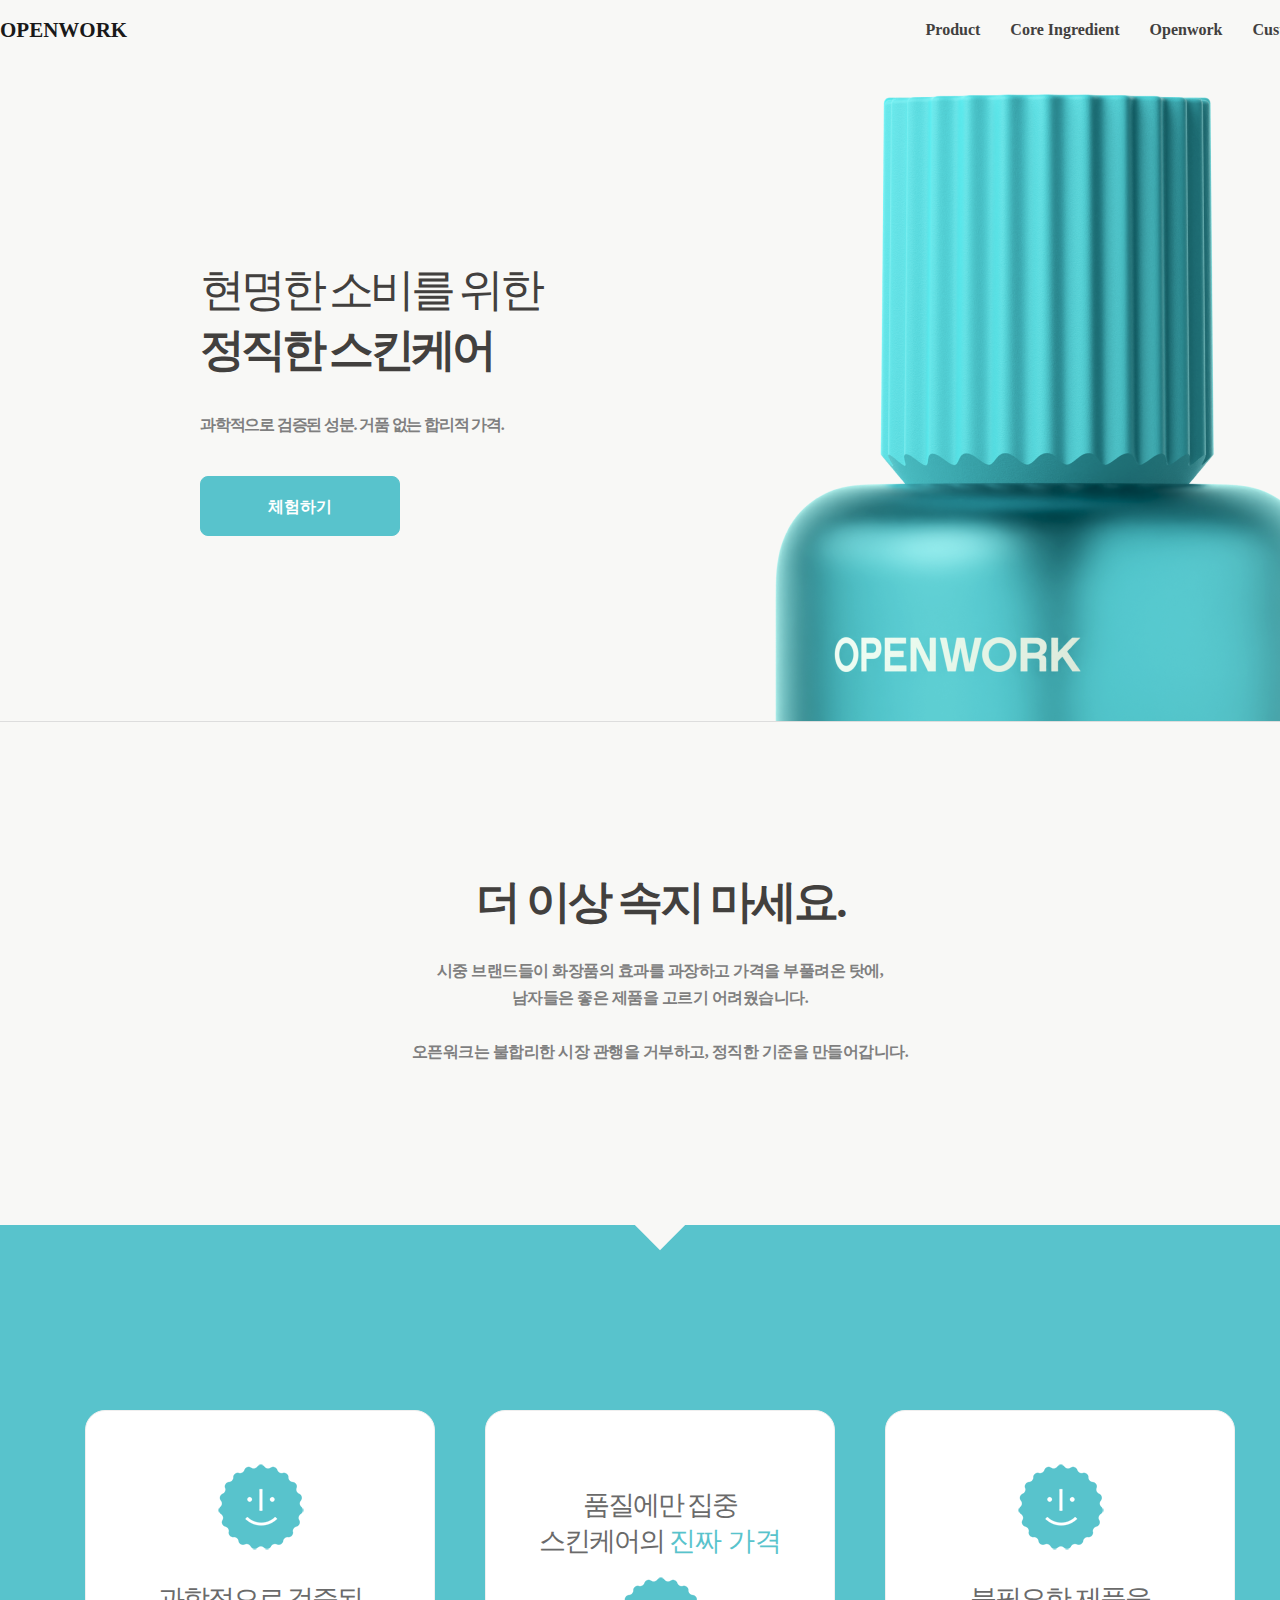
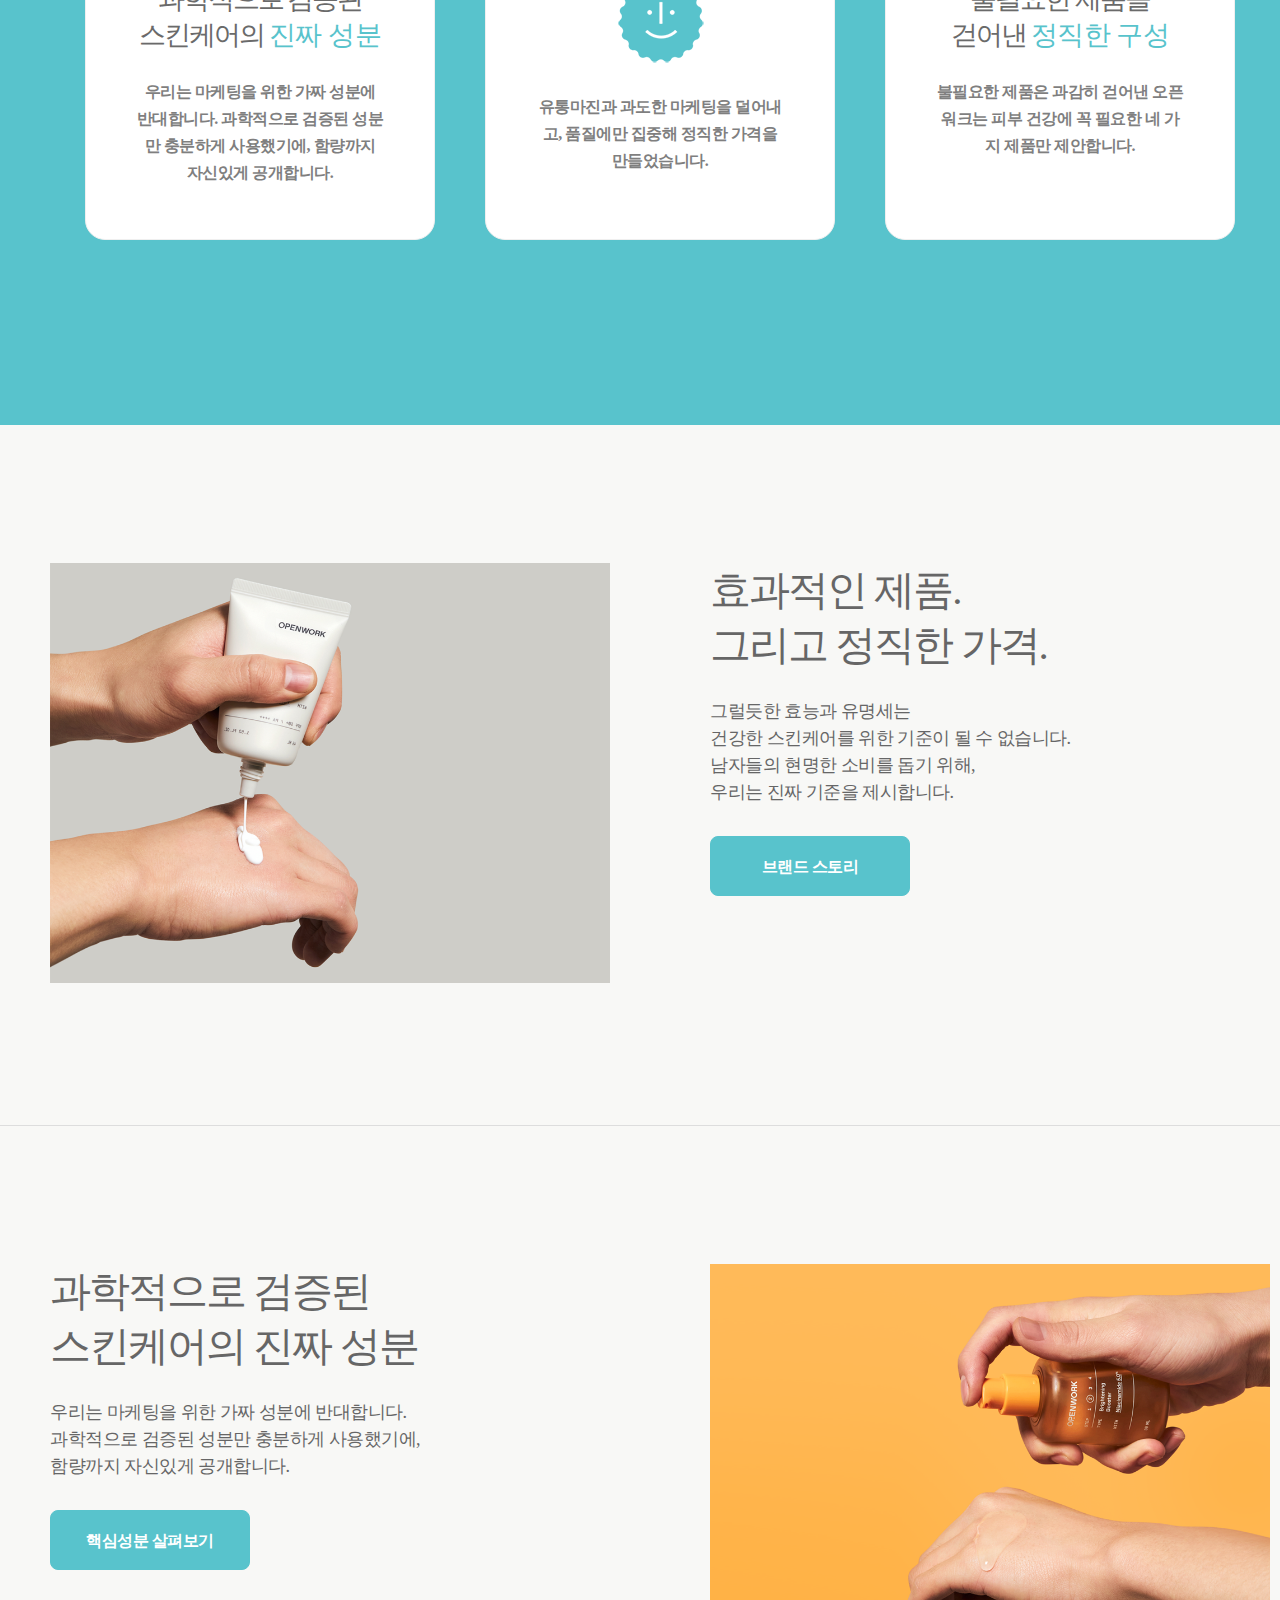
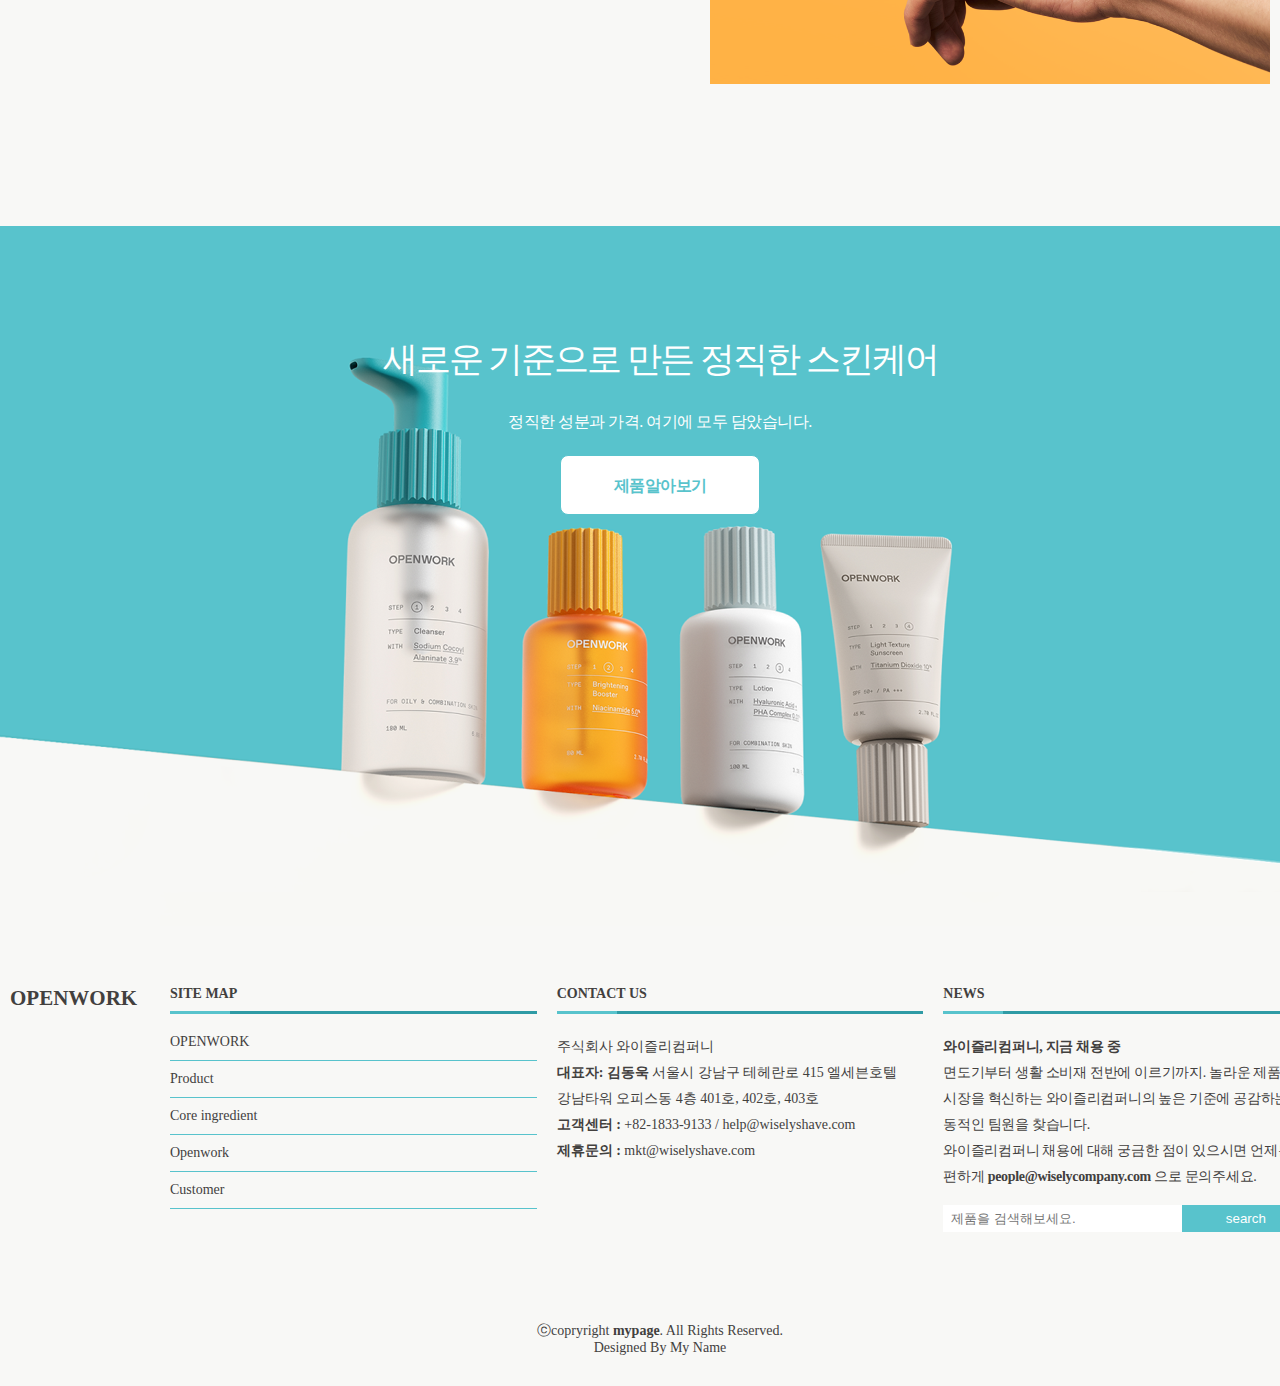
<file: index.html>
<!DOCTYPE html>
<html lang="ko">
<head>
  <meta charset="UTF-8">
  <title>OPENWORK</title>
  <meta name="description" content="OPENWORK">
  <link rel="stylesheet" href="./asset/css/style.css">
  <link rel="shortcut icon" href="./asset/img/favicon.ico">
  <script type="text/javascript" src="./js/jquery.min.js"></script>
  <script type="text/javascript" src="./js/common.js"></script>
  <script type="text/javascript" src="./js/includeHTML.js"></script>
  <!--[if lt IE 9]>
  <script src = "http://html5shiv.googlecode.com/svn/trunk/html5.js"></script>
  <![endif]-->
</head>
<body>
 <div id="wrap">
   <header id="header" include-html="./inc/header.html"></header>
   <main>
     <!-- 메인배너 영역-->
     <div class="mainbanner" >
       <div class="items main"><!--위쪽 영역 영역-->
         <!-- <img src="../asset/img/company/company_img01.jpg" alt="thumb01"> -->
         <div class="sub_box">
           <div class="items">
             <h3 class="title">현명한 소비를 위한<br><span>정직한 스킨케어</span></h3>
             <h4 class="sub_tit">과학적으로 검증된 성분. 거품 없는 합리적 가격.</h4>
             <a href="./company/product.html" class="gbtn small">체험하기</a>
           </div>
         </div>
     </div>
     <!-- 컨텐츠 영역 -->
     <div class="container">
       <div class="content">
         <div class="inner first">
           <div class="box">
             <div class="items center top_tit">
               <h3 class="title">더 이상 속지 마세요.</h3>
               <p>시중 브랜드들이 화장품의 효과를 과장하고 가격을 부풀려온 탓에,<br>
                남자들은 좋은 제품을 고르기 어려웠습니다.<br><br>
                오픈워크는 불합리한 시장 관행을 거부하고, 정직한 기준을 만들어갑니다.</p>
             </div>
           </div>
         </div>
         <div class="inner second">
           <div class="box items_3">
             <div class="items"><!--왼쪽 영역-->
               <img src="./asset/img/iconic_small.png" alt="" style="width:90px; height:90px">
               <h3 class="title">과학적으로 검증된<br>스킨케어의 <span>진짜 성분</span></h3>
               <p>우리는 마케팅을 위한 가짜 성분에 반대합니다. 과학적으로 검증된 성분만 충분하게 사용했기에, 함량까지 자신있게 공개합니다.</p>
             </div>
             <div class="items"><!--왼쪽 영역-->

               <h3 class="title">품질에만 집중<br>스킨케어의 <span>진짜 가격</span></h3>
               <img src="./asset/img/iconic_small.png" alt="" style="width:90px; height:90px">
               <p>유통마진과 과도한 마케팅을 덜어내고, 품질에만 집중해 정직한 가격을 만들었습니다.</p>
             </div>
             <div class="items"><!--왼쪽 영역-->
               <img src="./asset/img/iconic_small.png" alt="" style="width:90px; height:90px">
               <h3 class="title">불필요한 제품을<br>걷어낸 <span>정직한 구성</span></h3>
               <p>불필요한 제품은 과감히 걷어낸 오픈워크는 피부 건강에 꼭 필요한 네 가지 제품만 제안합니다.</p>
             </div>
           </div>
         </div>
         <div class="inner third">
           <div class="box items_2">
             <div class="items"><!--왼쪽 영역-->
               <img src="./asset/img/middel_product01.png" alt="thumb02">
             </div>
             <div class="items"><!--오른쪽 영역-->
               <h3 class="title">효과적인 제품.<br> 그리고 정직한 가격.</h3>
               <p>그럴듯한 효능과 유명세는<br>
                  건강한 스킨케어를 위한 기준이 될 수 없습니다.<br>
                  남자들의 현명한 소비를 돕기 위해,<br>
                  우리는 진짜 기준을 제시합니다.</p>
               <a href="./product/product.html" class="gbtn small">브랜드 스토리</a>
             </div>
           </div>
         </div>
         <div class="inner fourth">
           <div class="box items_2">
             <div class="items"><!--왼쪽 영역-->
               <h3 class="title">과학적으로 검증된<br>스킨케어의 진짜 성분</h3>
               <p>우리는 마케팅을 위한 가짜 성분에 반대합니다.<br>
                과학적으로 검증된 성분만 충분하게 사용했기에,<br>
                함량까지 자신있게 공개합니다.</p>
               <a href="./product/product.html" class="gbtn small">핵심성분 살펴보기</a>
             </div>
             <div class="items"><!--오른쪽 영역-->
               <img src="./asset/img/middel_product02.png" alt="thumb02">
             </div>
           </div>
         </div>
         <div class="inner bottom">
           <div class="box">
             <div class="items center top_tit">
               <h3 class="title">새로운 기준으로 만든 정직한 스킨케어</h3>
               <p>정직한 성분과 가격. 여기에 모두 담았습니다.</p>
               <a href="./company/product.html" class="gbtn_other small">제품알아보기</a>
             </div>
           </div>
         </div>
       </div>
     </div>
     <!-- 하단 영역 -->
     <footer id="footer" include-html="./inc/footer.html"></footer>
   </main>
 </div>
</body>
<script>
    includeHTML();
</script>
</html>
</file>
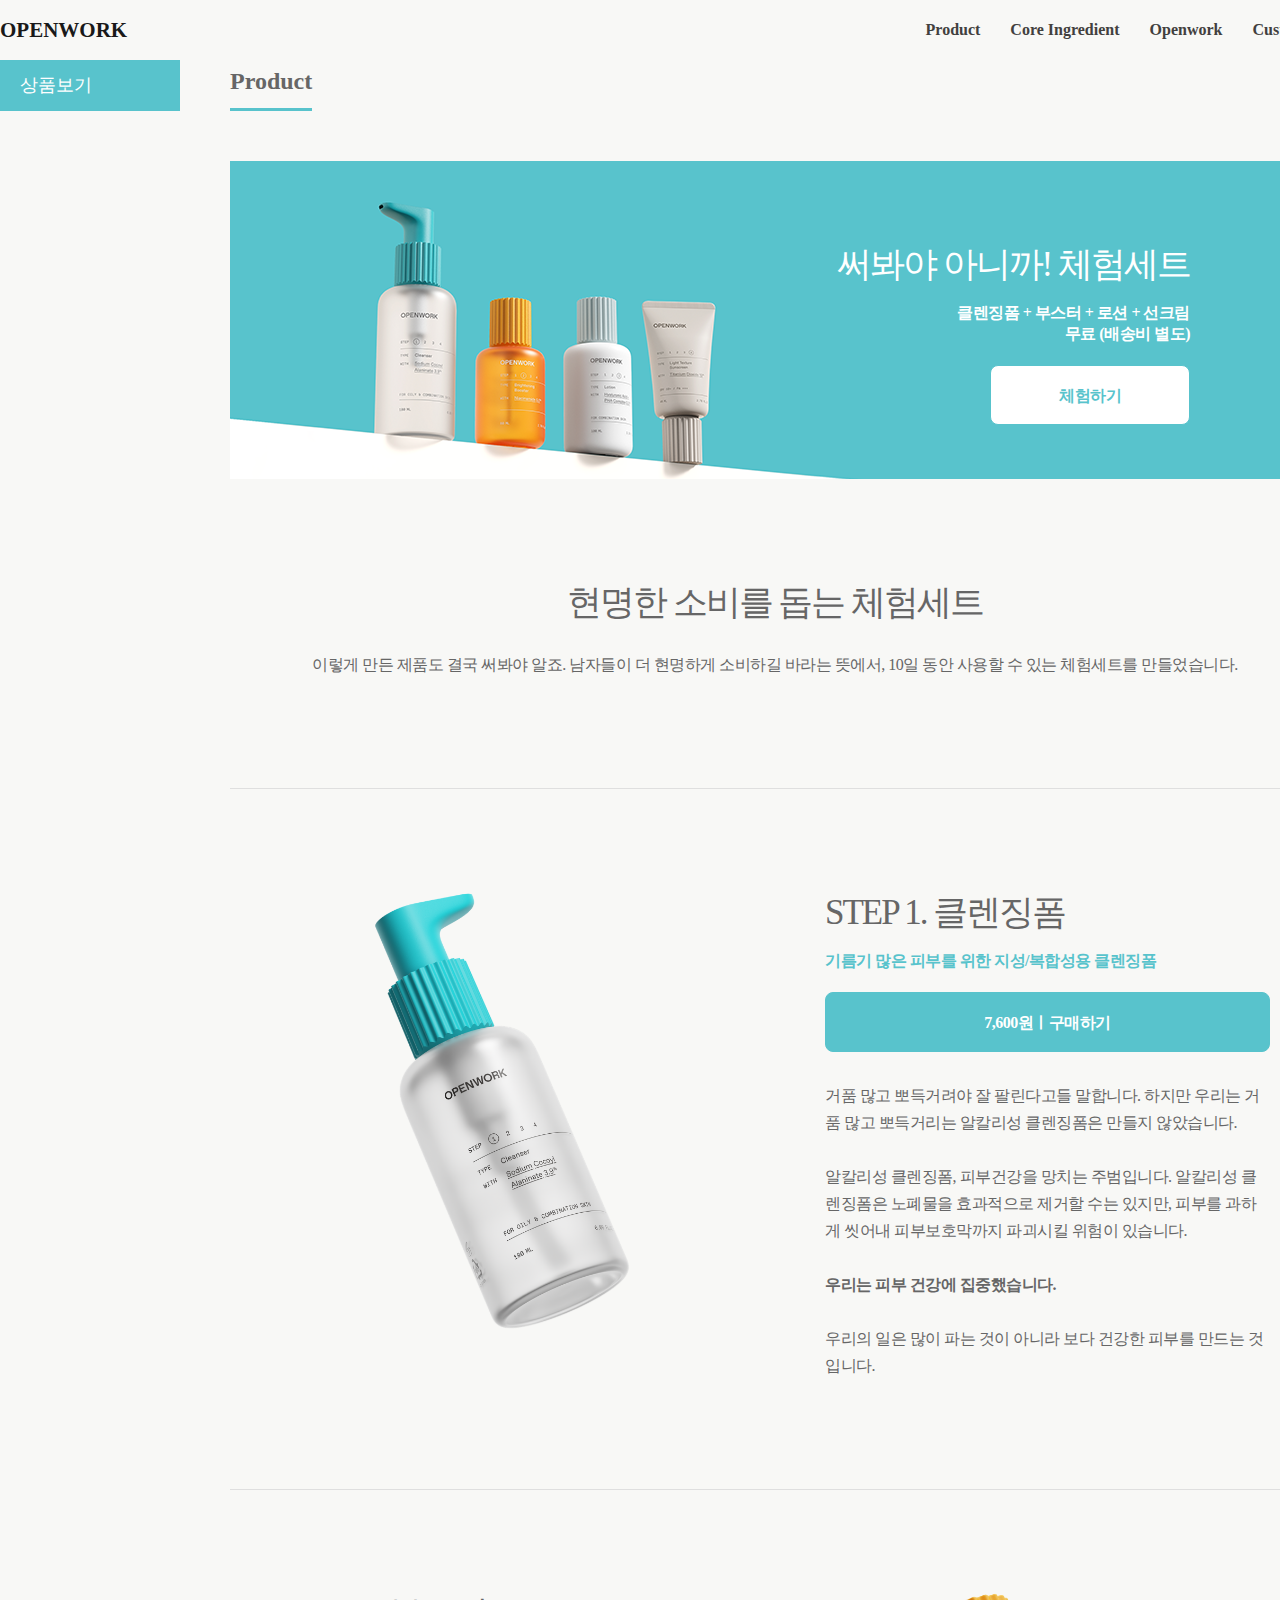
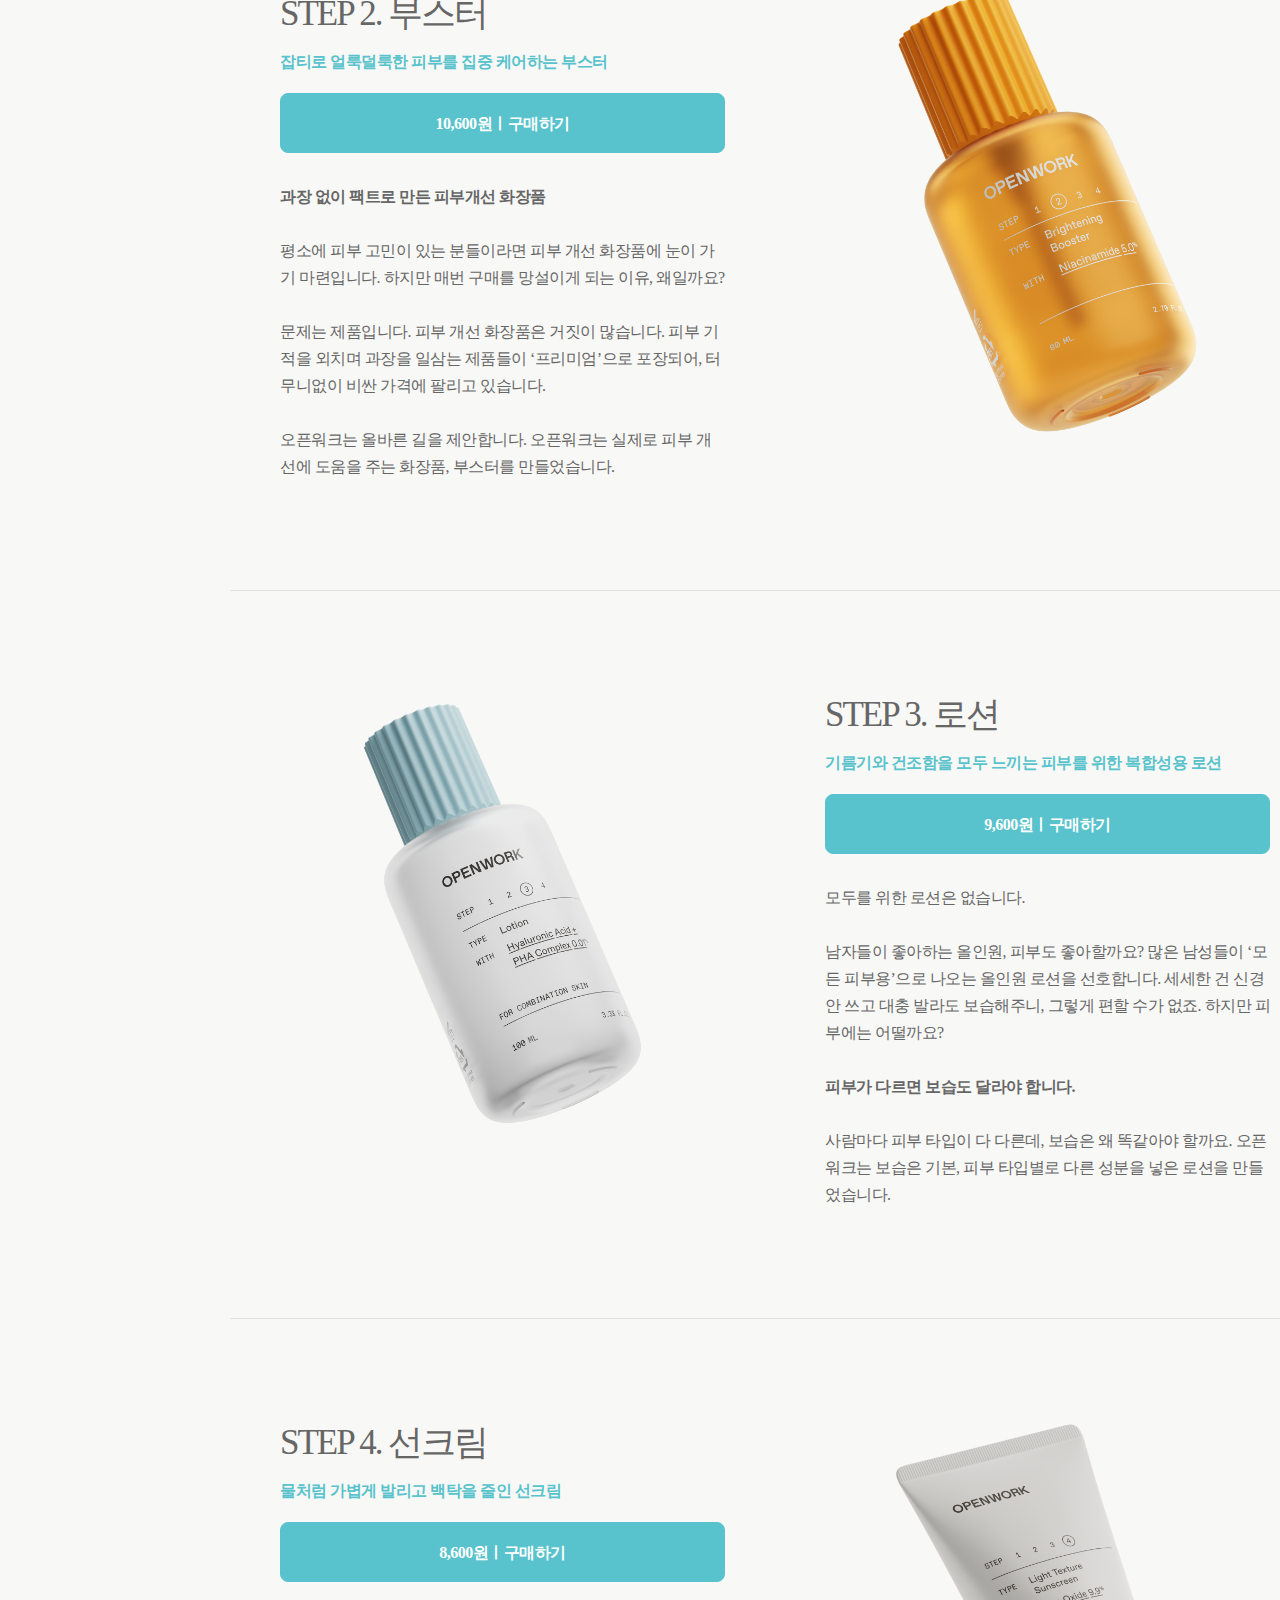
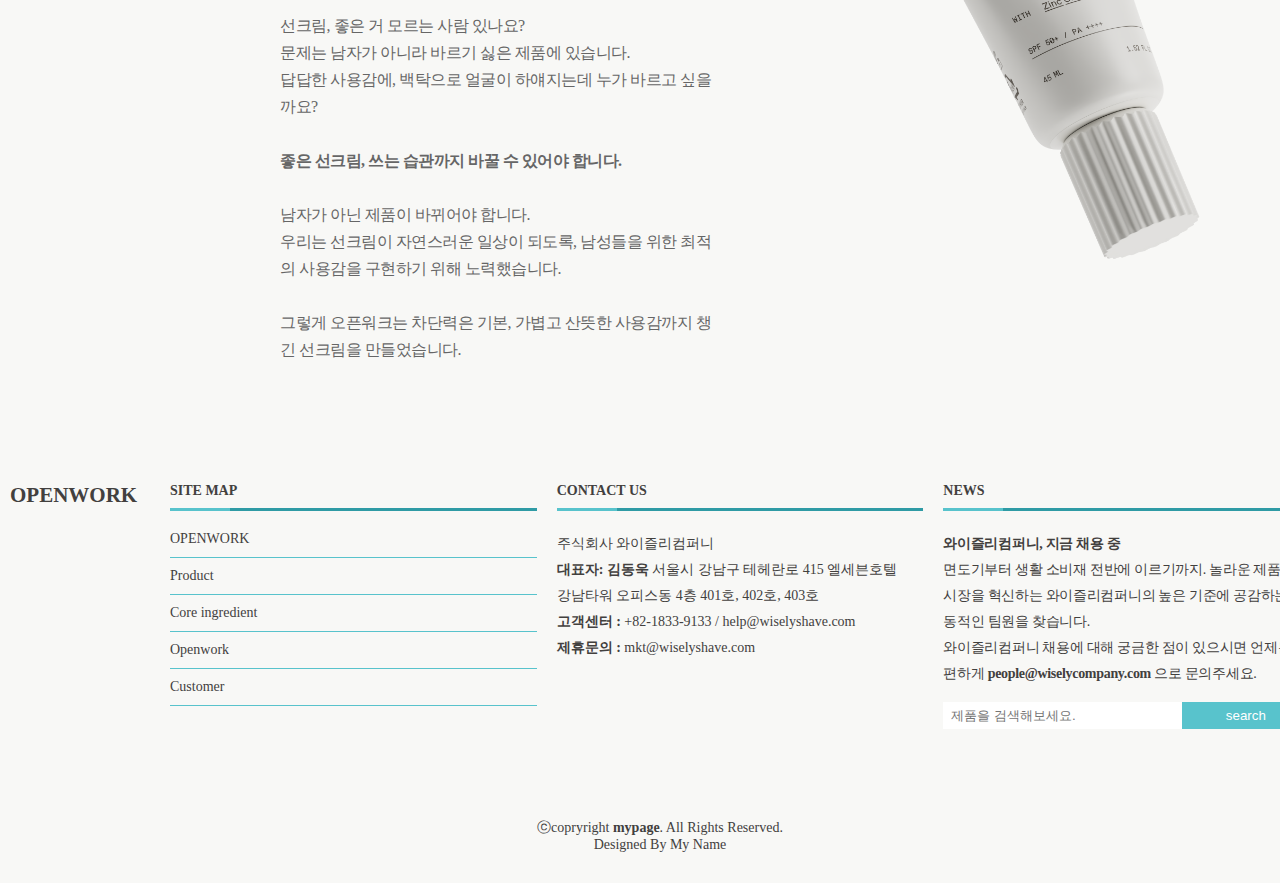
<file: company/product.html>
<!DOCTYPE html>
<html lang="ko">
<head>
  <meta charset="UTF-8">
  <title>OPENWORK</title>
  <meta name="description" content="OPENWORK">
  <link rel="stylesheet" href="../asset/css/style.css">
  <link rel="shortcut icon" href="../asset/img/favicon.ico">
  <script type="text/javascript" src="../js/jquery.min.js"></script>
  <script type="text/javascript" src="../js/common.js"></script>
  <script type="text/javascript" src="../js/includeHTML.js"></script>
  <!--[if lt IE 9]>
  <script src = "http://html5shiv.googlecode.com/svn/trunk/html5.js"></script>
  <![endif]-->
</head>
<body class="subpage">
 <div id="wrap">
   <header id="header" include-html="../inc/sub_header.html"></header>
   <main>
     <!-- 컨텐츠 영역 -->
     <div class="container">
       <!-- 왼쪽메뉴 -->
       <aside id="lnb">
         <ul>
           <li><a href="./product.html" class="on">상품보기</a></li>
         </ul>
       </aside>
       <!-- 컨텐츠본문 -->
       <div class="content">
         <h2 class="sub_title"><span>Product</span></h2>
         <div class="inner">
           <div class="box expand"><!-- expand 확장형 여백없는 타입 -->
             <div class="items"><!--위쪽 영역 영역-->
               <!-- <img src="../asset/img/company/company_img01.jpg" alt="thumb01"> -->
               <div class="sub_banner">
                 <div class="items"><!--오른쪽영역 영역-->
                   <h3 class="title">써봐야 아니까! 체험세트</h3>
                   <h4 class="sub_tit">클렌징폼 + 부스터 + 로션 + 선크림<Br>무료 (배송비 별도)</h4>
                   <a href="#" class="gbtn_other small">체험하기</a>
                 </div>
               </div>
             </div>
             <div class="items center"><!--아래쪽 영역-->
               <h3 class="title">현명한 소비를 돕는 체험세트</h3>
               <p>이렇게 만든 제품도 결국 써봐야 알죠. 남자들이 더 현명하게 소비하길 바라는 뜻에서, 10일 동안 사용할 수 있는 체험세트를 만들었습니다.</p>
             </div>
           </div>
         </div>
         <!-- <div class="inner">
           <div class="box expand">
             <div class="items">
               <h3 class="title">과학적으로 검증된 스킨케어의 진짜 성분</h3>
               <p>Lorem ipsum dolor sit amet, consectetur adipisicing elit, sed do eiusmod tempor incididunt ut labore et dolore magna aliqua. Ut enim ad minim veniam, quis nostrud exercitation ullamco laboris nisi ut aliquip ex ea commodo consequat. Duis aute irure dolor in reprehenderit in voluptate velit esse cillum dolore eu fugiat nulla pariatur. Excepteur sint occaecat cupidatat non proident, sunt in culpa qui officia deserunt mollit anim id est laborum. Lorem ipsum dolor sit amet, consectetur adipisicing elit, sed do eiusmod tempor incididunt ut labore</p>
             </div>
             <div class="items">
               <img src="../asset/img/company/company_img01.jpg" alt="thumb01">
             </div>
           </div>
         </div> -->
         <div class="inner">
           <div class="box items_2">
             <div class="items"><!--왼쪽 영역-->
               <img src="../asset/img/product/cleanser_200101012.png" alt="thumb02">
             </div>
             <div class="items"><!--오른쪽영역 영역-->
               <h3 class="title">STEP 1. 클렌징폼</h3>
               <h4 class="sub_tit">기름기 많은 피부를 위한 지성/복합성용 클렌징폼</h4>
               <a href="#" class="gbtn">7,600원ㅣ구매하기</a>
               <p>거품 많고 뽀득거려야 잘 팔린다고들 말합니다.
                  하지만 우리는 거품 많고 뽀득거리는 알칼리성
                  클렌징폼은 만들지 않았습니다.<br><br>

                  알칼리성 클렌징폼, 피부건강을 망치는 주범입니다.
                  알칼리성 클렌징폼은 노폐물을 효과적으로 제거할 수는 있지만,
                  피부를 과하게 씻어내 피부보호막까지 파괴시킬 위험이 있습니다.<br><br>

                  <strong>우리는 피부 건강에 집중했습니다.</strong><br><br>
                  우리의 일은 많이 파는 것이 아니라 보다 건강한 피부를 만드는 것입니다.</p>
             </div>
           </div>
         </div>
         <div class="inner">
           <div class="box items_2">
             <div class="items"><!--왼쪽영역-->
               <h3 class="title">STEP 2. 부스터</h3>
               <h4 class="sub_tit">잡티로 얼룩덜룩한 피부를 집중 케어하는 부스터</h4>
               <a href="#" class="gbtn">10,600원ㅣ구매하기</a>
               <p><strong>과장 없이 팩트로 만든 피부개선 화장품</strong><br><br>
                  평소에 피부 고민이 있는 분들이라면 피부 개선 화장품에
                  눈이 가기 마련입니다. 하지만 매번 구매를 망설이게 되는
                  이유, 왜일까요?<br><br>

                  문제는 제품입니다.
                  피부 개선 화장품은 거짓이 많습니다.
                  피부 기적을 외치며 과장을 일삼는 제품들이 ‘프리미엄’으로
                  포장되어, 터무니없이 비싼 가격에 팔리고 있습니다.<br><br>

                  오픈워크는 올바른 길을 제안합니다.
                  오픈워크는 실제로 피부 개선에 도움을 주는 화장품, 부스터를 만들었습니다.</p>
             </div>
             <div class="items"><!--오른쪽 영역-->
               <img src="../asset/img/product/booster_200201022.png" alt="thumb02">
             </div>
           </div>
         </div>
         <div class="inner">
           <div class="box items_2">
             <div class="items"><!--왼쪽 영역-->
               <img src="../asset/img/product/lotion_200301022.png" alt="thumb02">
             </div>
             <div class="items"><!--오른쪽영역 영역-->
               <h3 class="title">STEP 3. 로션</h3>
               <h4 class="sub_tit">기름기와 건조함을 모두 느끼는 피부를 위한 복합성용 로션</h4>
               <a href="#" class="gbtn">9,600원ㅣ구매하기</a>
               <p>모두를 위한 로션은 없습니다.<br><br>
                  남자들이 좋아하는 올인원, 피부도 좋아할까요?
                  많은 남성들이 ‘모든 피부용’으로 나오는 올인원 로션을
                  선호합니다. 세세한 건 신경 안 쓰고 대충 발라도 보습해주니,
                  그렇게 편할 수가 없죠. 하지만 피부에는 어떨까요?<br><br>

                  <strong>피부가 다르면 보습도 달라야 합니다.</strong><br><br>
                  사람마다 피부 타입이 다 다른데, 보습은 왜 똑같아야 할까요.
                  오픈워크는 보습은 기본, 피부 타입별로 다른 성분을 넣은
                  로션을 만들었습니다.</p>
             </div>
           </div>
         </div>
         <div class="inner">
           <div class="box items_2">
             <div class="items"><!--왼쪽영역-->
               <h3 class="title">STEP 4. 선크림</h3>
               <h4 class="sub_tit">물처럼 가볍게 발리고 백탁을 줄인 선크림</h4>
               <a href="#" class="gbtn">8,600원ㅣ구매하기</a>
               <p>선크림, 좋은 거 모르는 사람 있나요?<br>
                  문제는 남자가 아니라 바르기 싫은 제품에 있습니다.<br>
                  답답한 사용감에, 백탁으로 얼굴이 하얘지는데 누가 바르고 싶을까요?<br><br>

                  <strong>좋은 선크림, 쓰는 습관까지 바꿀 수 있어야 합니다.</strong><br><br>
                  남자가 아닌 제품이 바뀌어야 합니다.<br>
                  우리는 선크림이 자연스러운 일상이 되도록, 남성들을 위한
                  최적의 사용감을 구현하기 위해 노력했습니다.<br><br>

                  그렇게 오픈워크는 차단력은 기본,
                  가볍고 산뜻한 사용감까지 챙긴 선크림을 만들었습니다.</p>
             </div>
             <div class="items"><!--오른쪽 영역-->
               <img src="../asset/img/product/sunscreen_200401012.png" alt="thumb02">
             </div>
           </div>
         </div>
       </div>
     </div>
   </main>
   <!-- 하단 영역 -->
   <footer id="footer" include-html="../inc/sub_footer.html"></footer>
 </div>
</body>
<script>
    includeHTML();
</script>
</html>
</file>
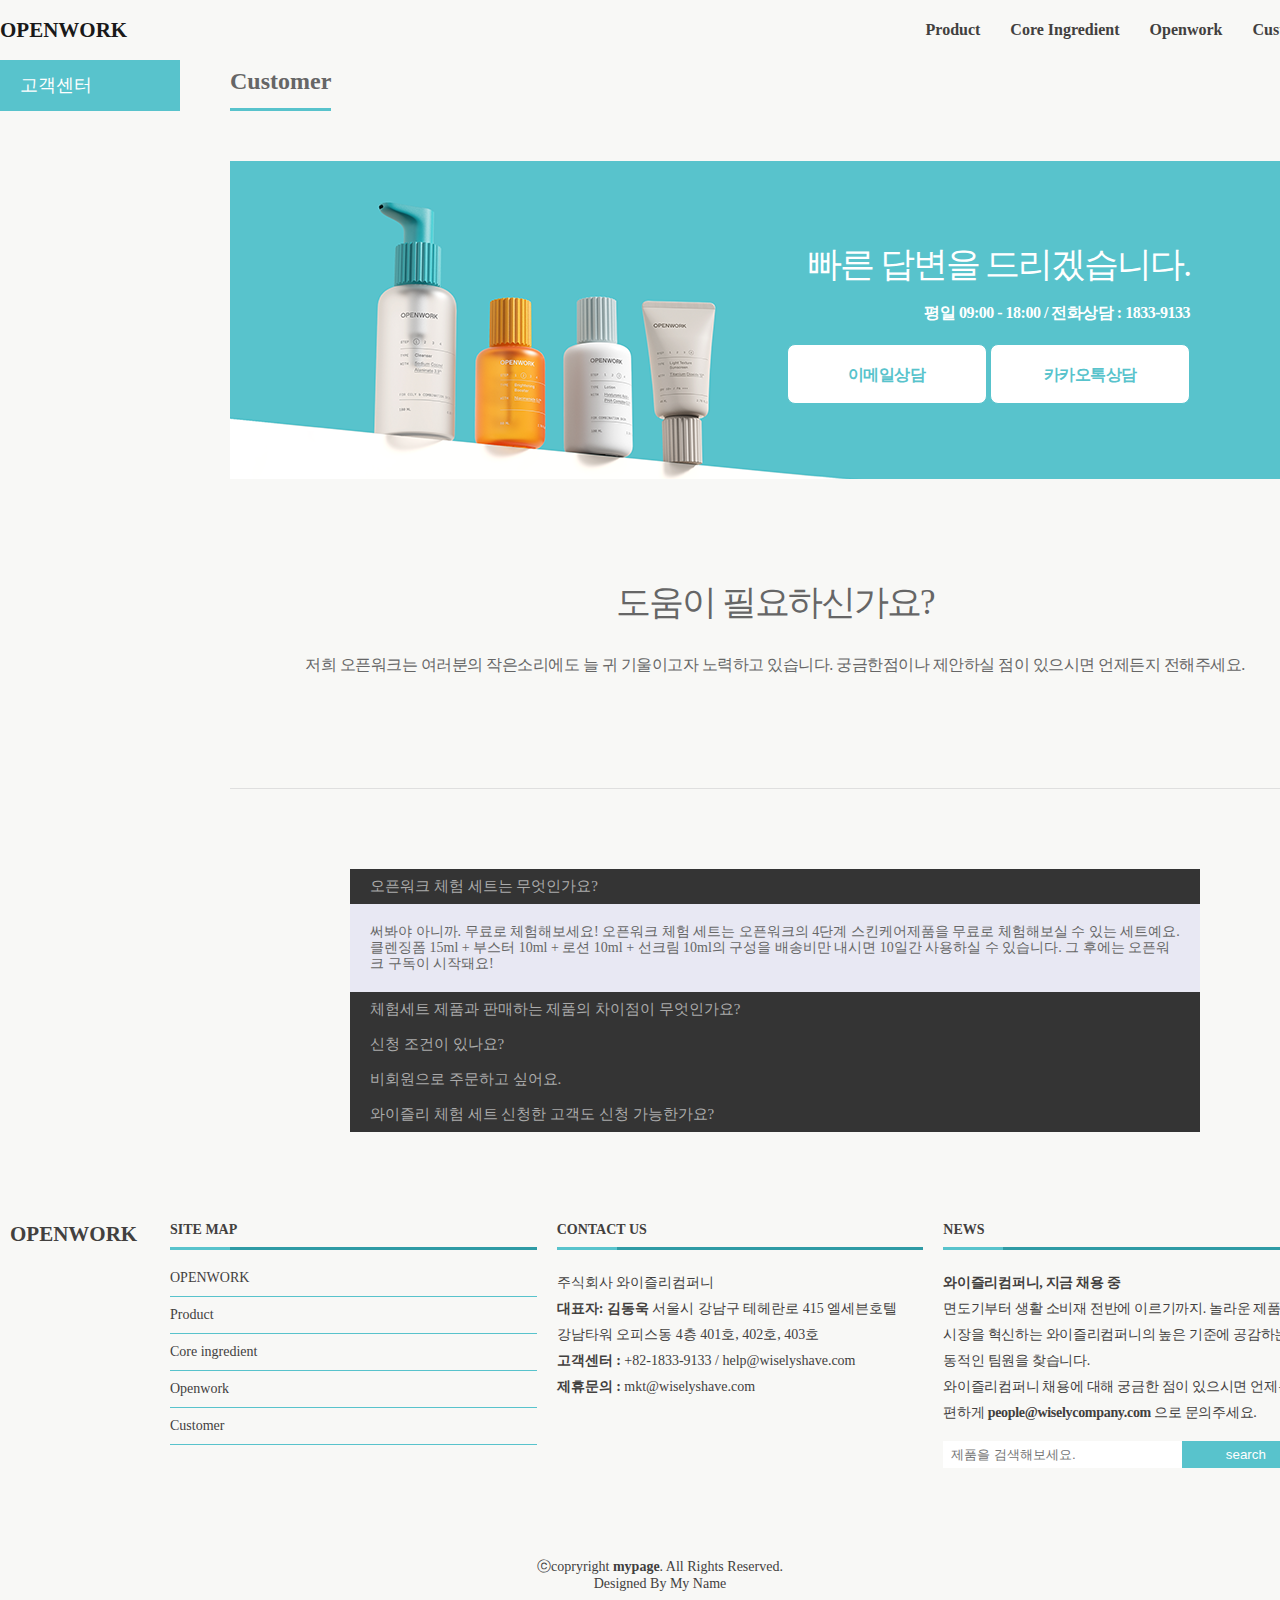
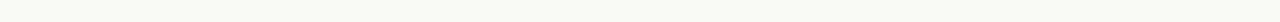
<file: customer/customer.html>
<!DOCTYPE html>
<html lang="ko">
<head>
  <meta charset="UTF-8">
  <title>OPENWORK</title>
  <meta name="description" content="OPENWORK">
  <link rel="stylesheet" href="../asset/css/style.css">
  <link rel="shortcut icon" href="../asset/img/favicon.ico">
  <script type="text/javascript" src="../js/jquery.min.js"></script>
  <script type="text/javascript" src="../js/common.js"></script>
  <script type="text/javascript" src="../js/faq/common.js"></script>
  <script type="text/javascript" src="../js/faq/jquery_3.5.1.js"></script>
  <script type="text/javascript" src="../js/includeHTML.js"></script>
  <!--[if lt IE 9]>
  <script src = "http://html5shiv.googlecode.com/svn/trunk/html5.js"></script>
  <![endif]-->
</head>
<body class="subpage">
 <div id="wrap">
   <header id="header" include-html="../inc/sub_header.html"></header>
   <main>
     <!-- 컨텐츠 영역 -->
     <div class="container">
       <!-- 왼쪽메뉴 -->
       <aside id="lnb">
         <ul>
           <li><a href="./customer.html" class="on">고객센터</a></li>
         </ul>
       </aside>
       <!-- 컨텐츠본문 -->
       <div class="content">
         <h2 class="sub_title"><span>Customer</span></h2>
         <div class="inner">
           <div class="box expand"><!-- expand 확장형 여백없는 타입 -->
             <div class="items"><!--위쪽 영역 영역-->
               <!-- <img src="../asset/img/company/company_img01.jpg" alt="thumb01"> -->
               <div class="sub_banner">
                 <div class="items"><!--오른쪽영역 영역-->
                   <h3 class="title">빠른 답변을 드리겠습니다.</h3>
                   <h4 class="sub_tit">평일 09:00 - 18:00 / 전화상담 : 1833-9133</h4>
                   <a href="#" class="gbtn_other small">이메일상담</a>
                   <a href="#" class="gbtn_other small">카카오톡상담</a>
                 </div>
               </div>
             </div>
             <div class="items center"><!--아래쪽 영역-->
               <h3 class="title">도움이 필요하신가요?</h3>
               <p>저희 오픈워크는 여러분의 작은소리에도 늘 귀 기울이고자 노력하고 있습니다. 궁금한점이나 제안하실 점이 있으시면 언제든지 전해주세요.</p>
             </div>
           </div>
         </div>
         <div class="inner">
           <div class="accordion_wrap">
             <dl>
               <dt>오픈워크 체험 세트는 무엇인가요?</dt>
               <dd>
                 <p>써봐야 아니까. 무료로 체험해보세요!
                  오픈워크 체험 세트는 오픈워크의 4단계 스킨케어제품을 무료로 체험해보실 수 있는 세트예요.
                  클렌징폼 15ml + 부스터 10ml + 로션 10ml + 선크림 10ml의 구성을 배송비만 내시면 10일간 사용하실 수 있습니다.
                  그 후에는 오픈워크 구독이 시작돼요!</p>
               </dd>
               <dt>체험세트 제품과 판매하는 제품의 차이점이 무엇인가요?</dt>
               <dd>
                 <p>용량과 용기만 차이가 있으며, 성분은 동일합니다.
                  체험세트는 10일 사용량으로 구성되어 있으며, 판매하는 제품은 2-3개월 정도 사용 가능한 용량으로 제공됩니다.</p>
               </dd>
               <dt>신청 조건이 있나요?</dt>
               <dd>
                 <p>처음 구독을 시작하신다면 신청하실 수 있어요!
                  체험세트는 오픈워크 구독을 처음 시작하시는 분들에 한해, 1인당 1회만 신청 가능해요.
                  개인정보를 활용해 확인하고 있으며, 악용사례가 발견된 경우 혜택이 제한될 수 있습니다.</p>
               </dd>
               <dt>비회원으로 주문하고 싶어요.</dt>
               <dd>
                 <p>비회원은 체험 세트 신청이 어렵습니다.
                  오픈워크 체험세트는 회원에게만 제공되고 있어요.
                  체험 세트 신청 과정에서 간편하게 회원가입이 가능하니, 회원가입 후 신청해주세요!</p>
               </dd>
               <dt>와이즐리 체험 세트 신청한 고객도 신청 가능한가요?</dt>
               <dd>
                 <p>네 가능합니다!
                  와이즐리 체험세트를 신청하셨더라도, 오픈워크 체험세트를 신청하실 수 있습니다.</p>
               </dd>
             </dl>
           </div>
         </div>
       </div>
     </div>
   </main>
   <!-- 하단 영역 -->
   <footer id="footer" include-html="../inc/sub_footer.html"></footer>
 </div>
</body>
<script>
    includeHTML();
</script>
</html>
</file>
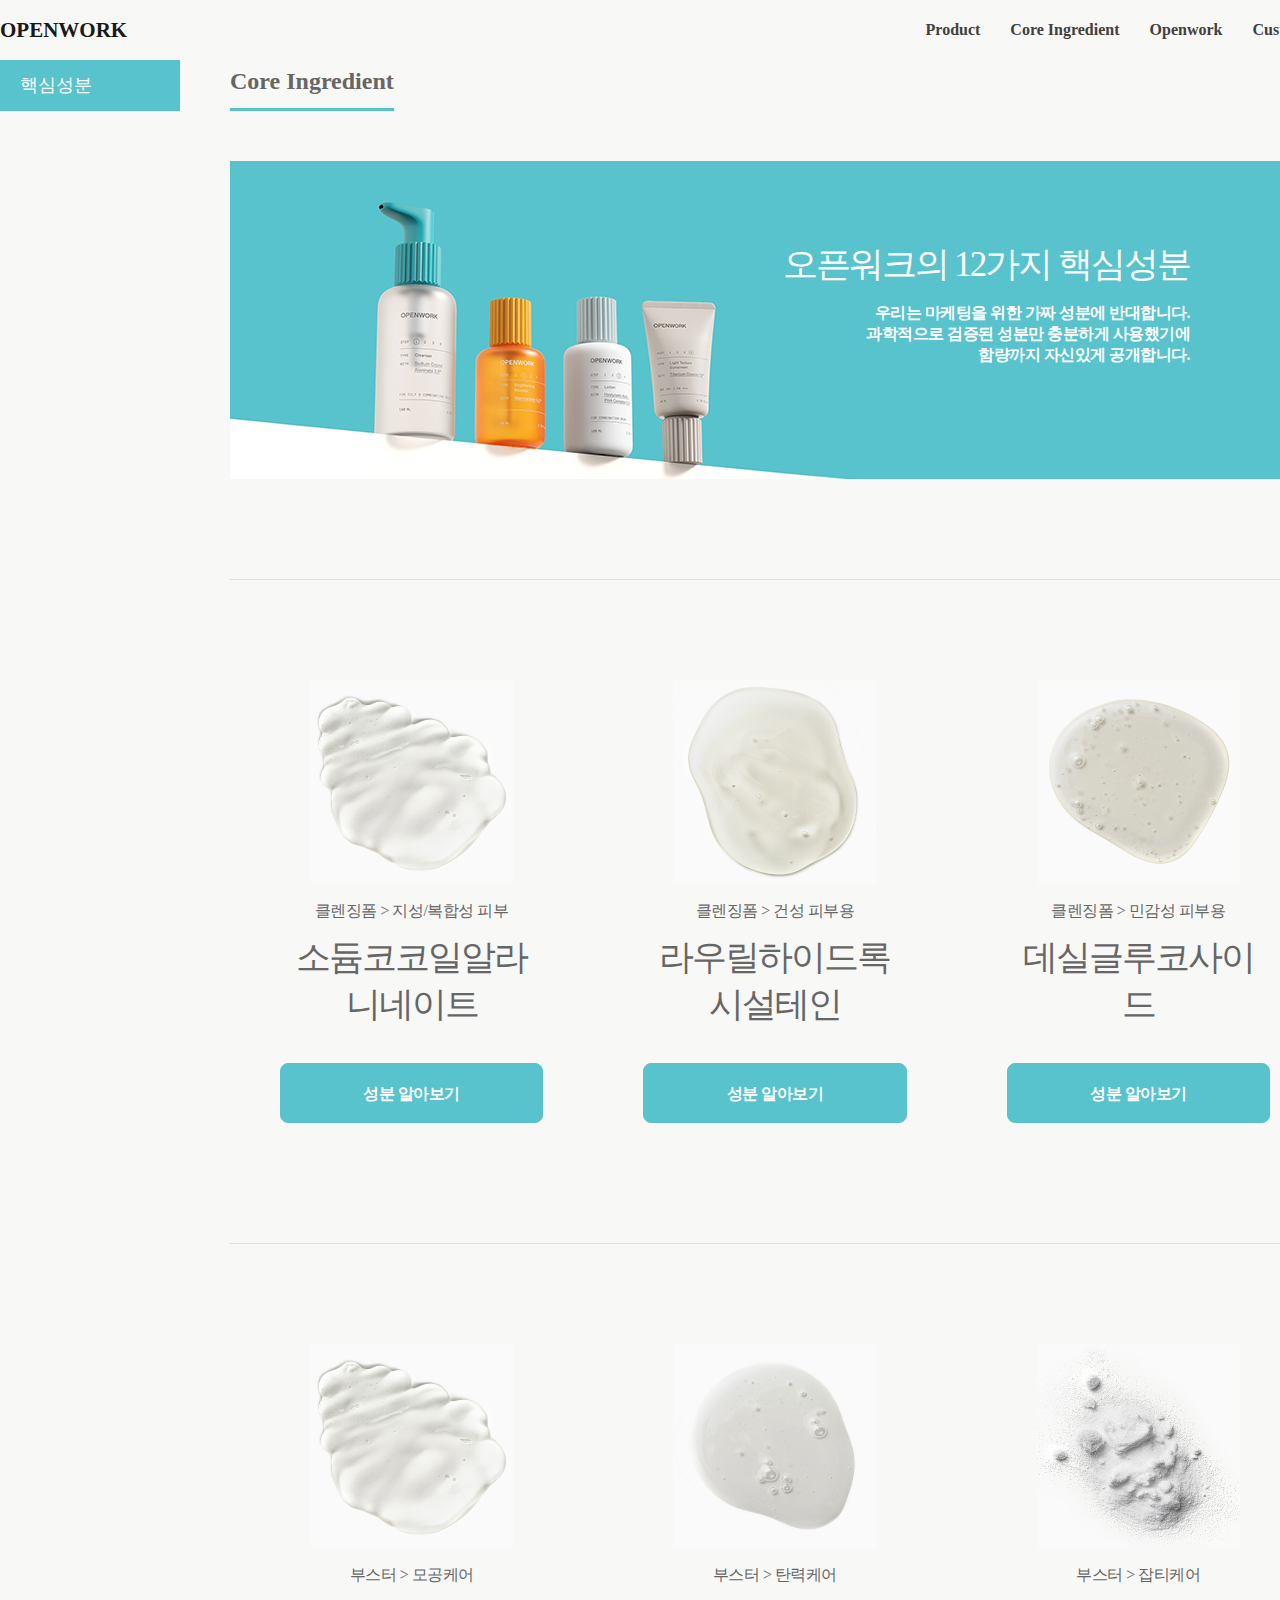
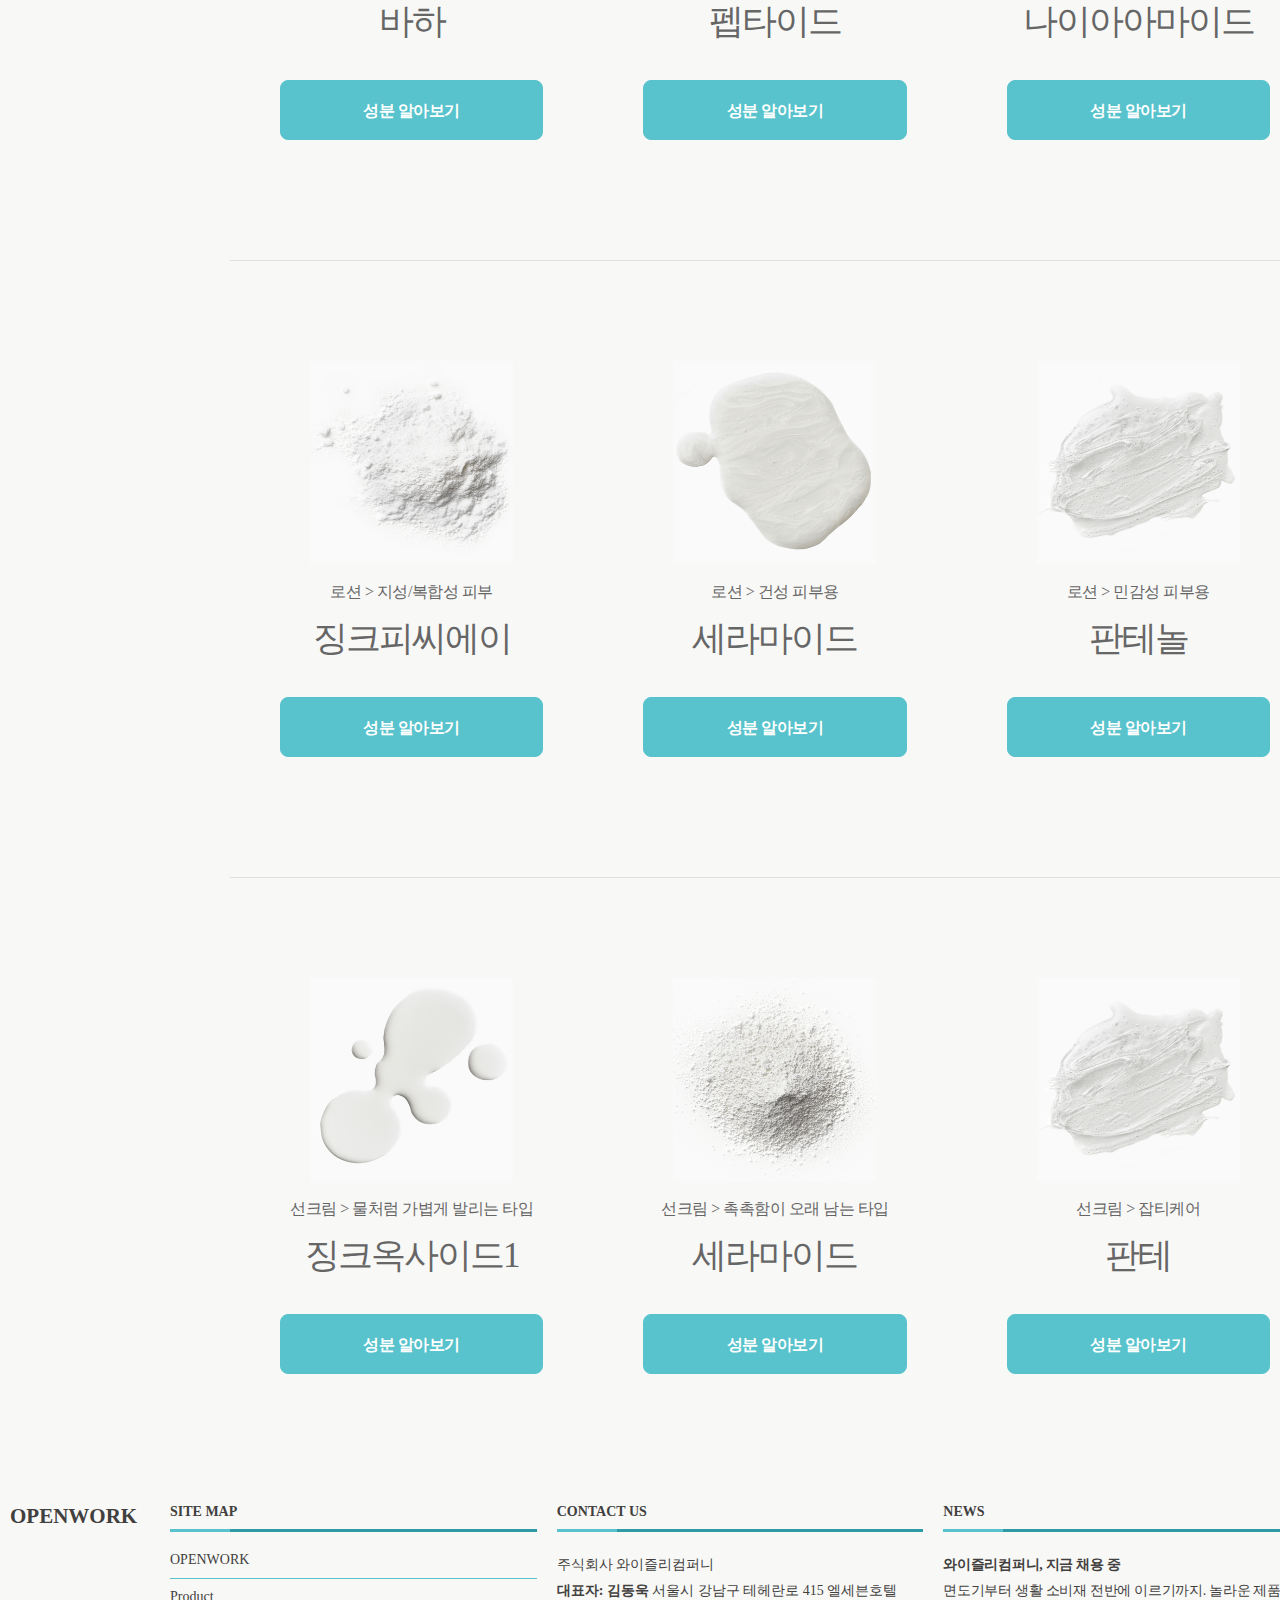
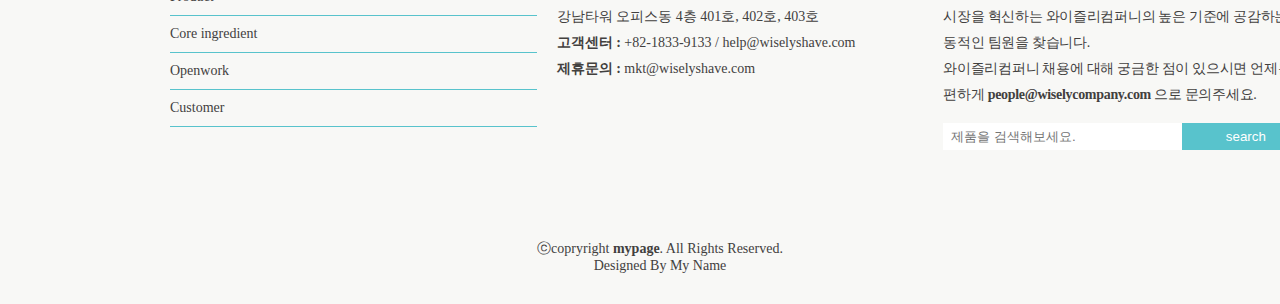
<file: ingredient/ingredient.html>
<!DOCTYPE html>
<html lang="ko">
<head>
  <meta charset="UTF-8">
  <title>OPENWORK</title>
  <meta name="description" content="OPENWORK">
  <link rel="stylesheet" href="../asset/css/style.css">
  <link rel="shortcut icon" href="../asset/img/favicon.ico">
  <script type="text/javascript" src="../js/jquery.min.js"></script>
  <script type="text/javascript" src="../js/common.js"></script>
  <script type="text/javascript" src="../js/includeHTML.js"></script>
  <!--[if lt IE 9]>
  <script src = "http://html5shiv.googlecode.com/svn/trunk/html5.js"></script>
  <![endif]-->
</head>
<body class="subpage">
 <div id="wrap">
   <header id="header" include-html="../inc/sub_header.html"></header>
   <main>
     <!-- 컨텐츠 영역 -->
     <div class="container">
       <!-- 왼쪽메뉴 -->
       <aside id="lnb">
         <ul>
           <li><a href="./product.html" class="on">핵심성분</a></li>
         </ul>
       </aside>
       <!-- 컨텐츠본문 -->
       <div class="content">
         <h2 class="sub_title"><span>Core Ingredient</span></h2>
         <div class="inner">
           <div class="box expand"><!-- expand 확장형 여백없는 타입 -->
             <div class="items"><!--위쪽 영역 영역-->
               <div class="sub_banner ingredient">
                 <div class="items"><!--오른쪽영역 영역-->
                   <h3 class="title">오픈워크의 12가지 핵심성분</h3>
                   <h4 class="sub_tit">우리는 마케팅을 위한 가짜 성분에 반대합니다.<br>
                    과학적으로 검증된 성분만 충분하게 사용했기에<br>함량까지 자신있게 공개합니다.</h4>
                   <!-- <a href="./company/company01.html" class="gbtn small">체험하기</a> -->
                 </div>
               </div>
             </div>
             <!-- <div class="items center">
               <h3 class="title">오픈워크의 12가지 핵심성분</h3>
               <p>이렇게 만든 제품도 결국 써봐야 알죠. 남자들이 더 현명하게 소비하길 바라는 뜻에서, 10일 동안 사용할 수 있는 체험세트를 만들었습니다.</p>
             </div> -->
           </div>
         </div>
         <!-- <div class="inner">
           <div class="box expand">
             <div class="items">
               <h3 class="title">과학적으로 검증된 스킨케어의 진짜 성분</h3>
               <p>Lorem ipsum dolor sit amet, consectetur adipisicing elit, sed do eiusmod tempor incididunt ut labore et dolore magna aliqua. Ut enim ad minim veniam, quis nostrud exercitation ullamco laboris nisi ut aliquip ex ea commodo consequat. Duis aute irure dolor in reprehenderit in voluptate velit esse cillum dolore eu fugiat nulla pariatur. Excepteur sint occaecat cupidatat non proident, sunt in culpa qui officia deserunt mollit anim id est laborum. Lorem ipsum dolor sit amet, consectetur adipisicing elit, sed do eiusmod tempor incididunt ut labore</p>
             </div>
             <div class="items">
               <img src="../asset/img/company/company_img01.jpg" alt="thumb01">
             </div>
           </div>
         </div> -->
         <div class="inner">
           <div class="box items_3">
             <div class="items"><!--왼쪽 영역-->
               <img src="../asset/img/ingredient/ingredient01_img1.png" alt="" style="width:203px; height:203px">
               <p>클렌징폼 > 지성/복합성 피부</p>
               <h3 class="title">소듐코코일알라니네이트</h3>
               <a href="#" class="gbtn">성분 알아보기</a>
             </div>
             <div class="items"><!--왼쪽 영역-->
               <img src="../asset/img/ingredient/ingredient01_img2.png" alt="" style="width:203px; height:203px">
               <p>클렌징폼 > 건성 피부용</p>
               <h3 class="title">라우릴하이드록시설테인</h3>
               <a href="#" class="gbtn">성분 알아보기</a>
             </div>
             <div class="items"><!--왼쪽 영역-->
               <img src="../asset/img/ingredient/ingredient01_img3.png" alt="" style="width:203px; height:203px">
               <p>클렌징폼 > 민감성 피부용</p>
               <h3 class="title">데실글루코사이드</h3>
               <a href="#" class="gbtn">성분 알아보기</a>
             </div>
           </div>
         </div>

         <div class="inner">
           <div class="box items_3">
             <div class="items"><!--왼쪽 영역-->
               <img src="../asset/img/ingredient/ingredient01_img1.png" alt="" style="width:203px; height:203px">
               <p>부스터 > 모공케어</p>
               <h3 class="title">바하</h3>
               <a href="#" class="gbtn">성분 알아보기</a>
             </div>
             <div class="items"><!--왼쪽 영역-->
               <img src="../asset/img/ingredient/ingredient02_img2.png" alt="" style="width:203px; height:203px">
               <p>부스터 > 탄력케어</p>
               <h3 class="title">펩타이드</h3>
               <a href="#" class="gbtn">성분 알아보기</a>
             </div>
             <div class="items"><!--왼쪽 영역-->
               <img src="../asset/img/ingredient/ingredient02_img3.png" alt="" style="width:203px; height:203px">
               <p>부스터 > 잡티케어</p>
               <h3 class="title">나이아아마이드</h3>
               <a href="#" class="gbtn">성분 알아보기</a>
             </div>
           </div>
         </div>
         <div class="inner">
           <div class="box items_3">
             <div class="items"><!--왼쪽 영역-->
               <img src="../asset/img/ingredient/ingredient03_img1.png" alt="" style="width:203px; height:203px">
               <p>로션 > 지성/복합성 피부</p>
               <h3 class="title">징크피씨에이</h3>
               <a href="#" class="gbtn">성분 알아보기</a>
             </div>
             <div class="items"><!--왼쪽 영역-->
               <img src="../asset/img/ingredient/ingredient03_img2.png" alt="" style="width:203px; height:203px">
               <p>로션 > 건성 피부용</p>
               <h3 class="title">세라마이드</h3>
               <a href="#" class="gbtn">성분 알아보기</a>
             </div>
             <div class="items"><!--왼쪽 영역-->
               <img src="../asset/img/ingredient/ingredient03_img3.png" alt="" style="width:203px; height:203px">
               <p>로션 > 민감성 피부용</p>
               <h3 class="title">판테놀</h3>
               <a href="#" class="gbtn">성분 알아보기</a>
             </div>
           </div>
         </div>

         <div class="inner">
           <div class="box items_3">
             <div class="items"><!--왼쪽 영역-->
               <img src="../asset/img/ingredient/ingredient04_img1.png" alt="" style="width:203px; height:203px">
               <p>선크림 > 물처럼 가볍게 발리는 타입</p>
               <h3 class="title">징크옥사이드1</h3>
               <a href="#" class="gbtn">성분 알아보기</a>
             </div>
             <div class="items"><!--왼쪽 영역-->
               <img src="../asset/img/ingredient/ingredient04_img2.png" alt="" style="width:203px; height:203px">
               <p>선크림 > 촉촉함이 오래 남는 타입</p>
               <h3 class="title">세라마이드</h3>
               <a href="#" class="gbtn">성분 알아보기</a>
             </div>
             <div class="items"><!--왼쪽 영역-->
               <img src="../asset/img/ingredient/ingredient03_img3.png" alt="" style="width:203px; height:203px">
               <p>선크림 > 잡티케어</p>
               <h3 class="title">판테</h3>
               <a href="#" class="gbtn">성분 알아보기</a>
             </div>
           </div>
         </div>

       </div>
     </div>
   </main>
   <!-- 하단 영역 -->
   <footer id="footer" include-html="../inc/sub_footer.html"></footer>
 </div>
</body>
<script>
    includeHTML();
</script>
</html>
</file>
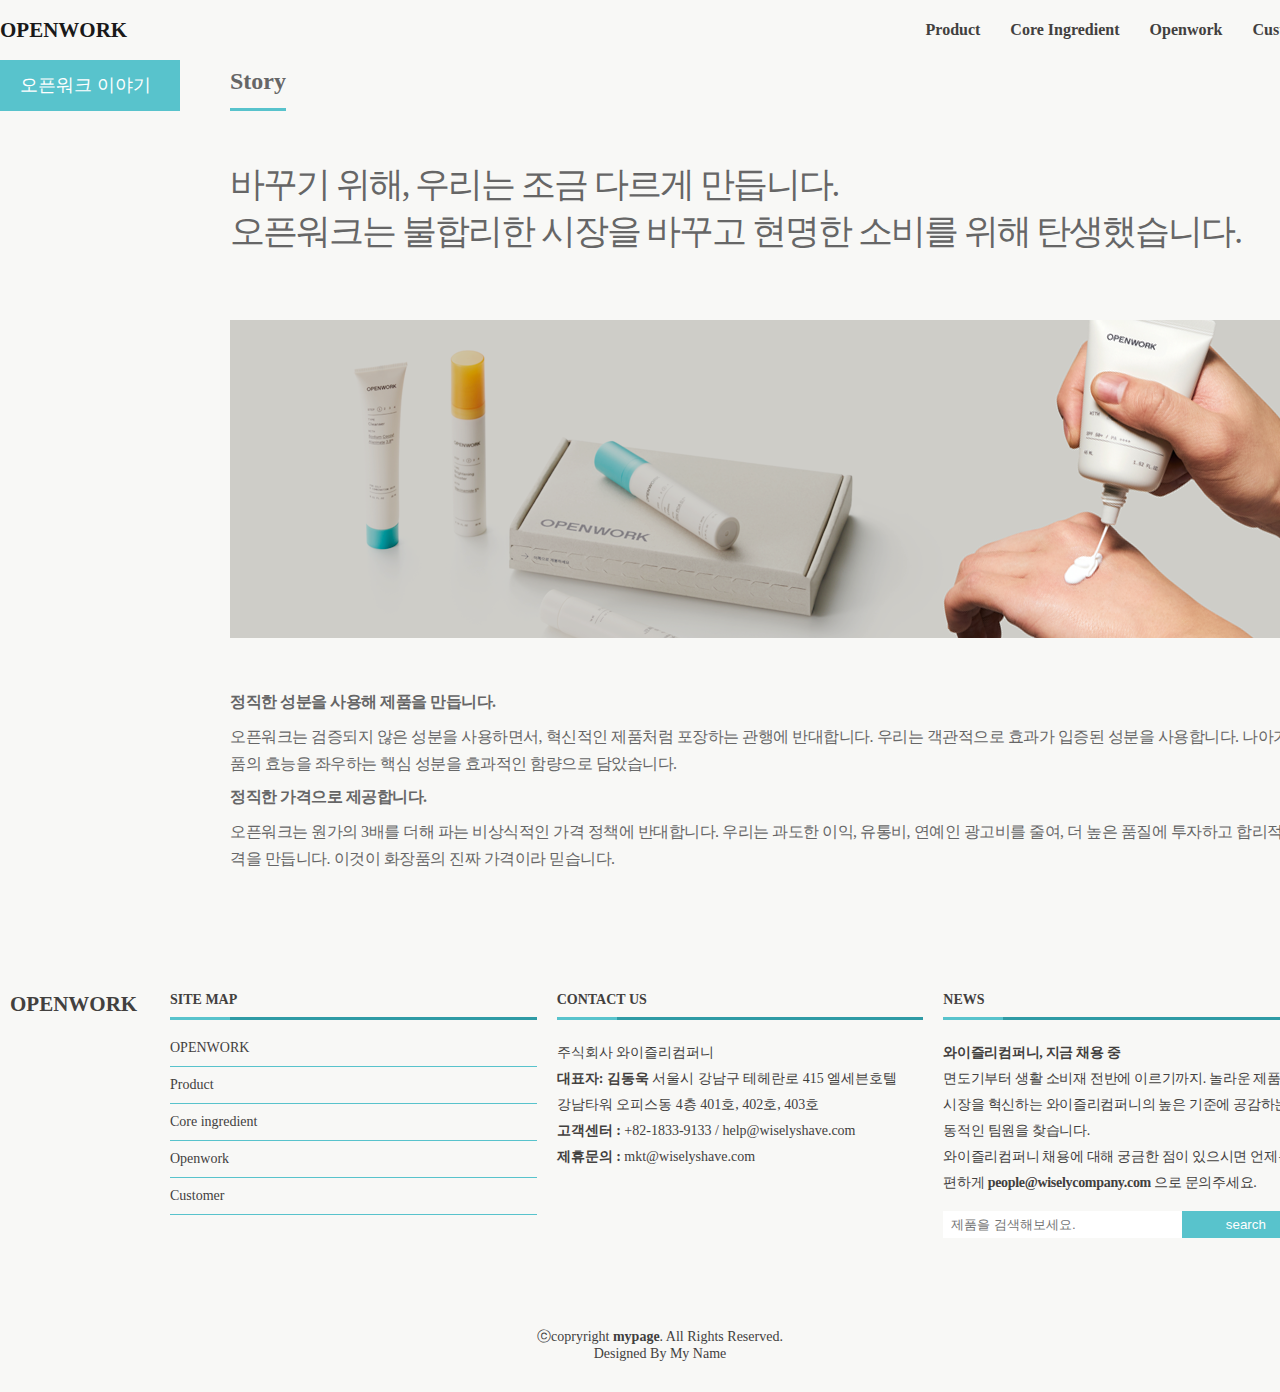
<file: story/story.html>
<!DOCTYPE html>
<html lang="ko">
<head>
  <meta charset="UTF-8">
  <title>OPENWORK</title>
  <meta name="description" content="OPENWORK">
  <link rel="stylesheet" href="../asset/css/style.css">
  <link rel="shortcut icon" href="../asset/img/favicon.ico">
  <script type="text/javascript" src="../js/jquery.min.js"></script>
  <script type="text/javascript" src="../js/common.js"></script>
  <script type="text/javascript" src="../js/includeHTML.js"></script>
  <!--[if lt IE 9]>
  <script src = "http://html5shiv.googlecode.com/svn/trunk/html5.js"></script>
  <![endif]-->
</head>
<body class="subpage">
 <div id="wrap">
   <header id="header" include-html="../inc/sub_header.html"></header>
   <main>
     <!-- 컨텐츠 영역 -->
     <div class="container">
       <!-- 왼쪽메뉴 -->
       <aside id="lnb">
         <ul>
           <li><a href="./story.html" class="on">오픈워크 이야기</a></li>
         </ul>
       </aside>
       <!-- 컨텐츠본문 -->
       <div class="content">
         <h2 class="sub_title"><span>Story</span></h2>

         <div class="inner">
           <div class="box expand">
             <div class="items">
               <h3 class="title">바꾸기 위해, 우리는 조금 다르게 만듭니다.<br>
                오픈워크는 불합리한 시장을 바꾸고 현명한 소비를 위해 탄생했습니다.</h3>
                <div class="items">
                  <img src="../asset/img/story_bg.png" alt="thumb01">
                </div>
               <h4>정직한 성분을 사용해 제품을 만듭니다.</h4>
                <p>오픈워크는 검증되지 않은 성분을 사용하면서, 혁신적인 제품처럼 포장하는 관행에
                반대합니다. 우리는 객관적으로 효과가 입증된 성분을 사용합니다.
                나아가 제품의 효능을 좌우하는 핵심 성분을 효과적인 함량으로 담았습니다.</p>
                <h4>정직한 가격으로 제공합니다.</h4>
                <p>오픈워크는 원가의 3배를 더해 파는 비상식적인 가격 정책에 반대합니다.
                우리는 과도한 이익, 유통비, 연예인 광고비를 줄여, 더 높은 품질에 투자하고 합리적인
                가격을 만듭니다. 이것이 화장품의 진짜 가격이라 믿습니다.</p>
             </div>
           </div>
         </div>
       </div>
     </div>
   </main>
   <!-- 하단 영역 -->
   <footer id="footer" include-html="../inc/sub_footer.html"></footer>
 </div>
</body>
<script>
    includeHTML();
</script>
</html>
</file>
<file: asset/css/style.css>
@charset "UTF-8";
/*initial css*/
html, body {
  height: 100%;
}

body {
  background: #f8f8f6;
  color: #666666;
}

html, body, ul, li, h1, h2, h3, h4, h5, h6 {
  margin: 0;
  padding: 0;
}

li {
  list-style: none;
}

a {
  text-decoration: none;
  color: #42403e;
  transition: .5s;
}

a:hover {
  color: #58c3cc;
}

dd, div, dl, dt,
html, li, ol, p, table, tbody,
td, tfoot, th, thead, tr, ul {
  margin: 0;
  padding: 0;
  border: 0;
  outline: 0;
  font-size: 100%;
  vertical-align: baseline;
}

.box {
  display: flex;
}

.box .items {
  box-sizing: border-box;
  padding: 50px;
  flex: 100%;
  flex-shrink: 0;
  font-size: 16px;
  letter-spacing: -0.5px;
}

.box .items.center {
  text-align: center;
}

.box .items.top_tit {
  padding: 150px 0;
}

.box .items .title {
  font-size: 35px;
  margin-bottom: 15px;
  font-weight: 400;
  letter-spacing: -2.0px;
}

.box .items p {
  line-height: 27px;
  padding: 10px 0;
}

.box .items .sub_tit {
  color: #58c3cc;
  letter-spacing: -0.5px;
}

.box .items .sub_banner {
  height: 318px;
  background: url("../img/project_bg.png") no-repeat;
  background-size: cover;
}

.box .items .sub_banner .items {
  padding: 80px 130px 0 0;
  text-align: right;
  color: #ffffff;
}

.box .items .sub_banner .items .title {
  color: #ffffff;
}

.box .items .sub_banner .items .sub_tit {
  color: #ffffff;
}

.box .items img {
  width: 100%;
}

.box.items_2 .items {
  flex: 50%;
}

.box.items_3 .items {
  flex: 33.3333%;
  text-align: center;
}

.box.items_4 .items {
  flex: 25%;
  text-align: center;
}

.box.expand .items {
  padding: 50px 0;
}

.gbtn {
  display: inline-block;
  box-sizing: border-box;
  padding: 0 20px;
  margin: 20px 0 20px;
  width: 100%;
  height: 60px;
  line-height: 60px;
  text-align: center;
  background: #58c3cc;
  color: white;
  font-weight: 600;
  border-radius: 8px;
  border: 1px solid #58c3cc;
}

.gbtn.small {
  width: 200px;
}

.gbtn:hover {
  background: white;
  color: #58c3cc;
}

.gbtn_other {
  display: inline-block;
  box-sizing: border-box;
  padding: 0 20px;
  margin: 20px 0 20px;
  width: 100%;
  height: 60px;
  line-height: 60px;
  text-align: center;
  background: white;
  color: #58c3cc;
  font-weight: 600;
  border-radius: 8px;
  border: 1px solid #58c3cc;
}

.gbtn_other.small {
  width: 200px;
}

.gbtn_other:hover {
  background: #58c3cc;
  border: 1px solid white;
  color: white;
}

table {
  width: 100%;
  table-layout: Fixed;
  /*table의 너비를 고정할때: 각각의 셀요소의 너비가 고정값이 있다면늘어나거나 줄어들지않게 한다*/
  border-collapse: collapse;
}

table thead th {
  background: #58c3cc;
  color: white;
}

table th {
  padding: 20px 15px;
  text-align: left;
  font-weight: 500;
  font-size: 12px;
  color: white;
  border: 1px solid #58c3cc;
  text-transform: uppercase;
}

table td {
  padding: 15px;
  text-align: left;
  vertical-align: middle;
  /*인라인요소,테이블요소에만 적용-상하 중간에*/
  font-weight: 300;
  font-size: 12px;
  color: #42403e;
  border-bottom: 1px solid #58c3cc;
}

#wrap {
  width: 1320px;
  margin: 0 auto;
}

#wrap #header {
  position: relative;
  height: 60px;
}

#wrap #header #top_logo {
  float: left;
}

#wrap #header #top_logo a {
  height: 60px;
  line-height: 60px;
  font-size: 21px;
  color: #191919;
}

#wrap #header #top_nav {
  position: relative;
  height: 60px;
  float: right;
}

#wrap #header #top_nav ul {
  float: left;
}

#wrap #header #top_nav ul li {
  position: relative;
  float: left;
  margin-left: 30px;
  text-transform: capitalize;
}

#wrap #header #top_nav ul li:first-child {
  margin-left: 0;
}

#wrap #header #top_nav ul li a {
  line-height: 60px;
  height: 60px;
  display: inline-block;
  width: 100%;
  height: 100%;
  font-weight: 600;
}

#wrap #header #top_nav ul li:hover .submenu {
  visibility: visible;
  opacity: 1;
  top: 100%;
}

#wrap #header #top_nav ul li .submenu {
  position: absolute;
  border: 1px solid #58c3cc;
  visibility: hidden;
  top: calc( 100% - 3px);
  left: 0;
  opacity: 0;
  transition: .5s;
  z-index: 500;
}

#wrap #header #top_nav ul li .submenu li {
  width: 100%;
  margin: 0;
  background: white;
  box-sizing: border-box;
  padding: 0 10px;
  min-width: 150px;
  transition: .5s;
}

#wrap #header #top_nav ul li .submenu li a {
  line-height: 40px;
  height: 40px;
}

#wrap #header #top_nav ul li .submenu li:hover {
  background: #58c3cc;
}

#wrap #header #top_nav ul li .submenu li:hover a {
  color: white;
}

#wrap #footer {
  color: #42403e;
  font-size: 14px;
  /* footer container 공통 스타일 */
}

#wrap #footer .footer_top {
  padding: 60px 0 30px;
}

#wrap #footer > .container {
  padding: 30px 0;
  text-align: center;
}

#wrap #footer .container {
  margin: 0 auto;
  width: 1320px;
}

#wrap #footer .container .row {
  display: flex;
  justify-content: center;
  flex-wrap: wrap;
  /* footer logo */
}

#wrap #footer .container .row .footer_logo.column {
  flex: 160px;
  flex-grow: 0;
  flex-shrink: 0;
}

#wrap #footer .container .row .footer_logo h3 {
  font-size: 21px;
  font-weight: 700;
  line-height: 1;
  margin: 0 0 20px 0;
  padding: 2px 0 2px 0px;
  text-transform: capitalize;
}

#wrap #footer .container .row .column {
  flex: 25%;
  box-sizing: border-box;
  padding: 0 10px;
  margin-bottom: 30px;
  /*list style*/
}

#wrap #footer .container .row .column h4 {
  position: relative;
  font-size: 14px;
  font-weight: 700;
  color: #42403e;
  text-transform: uppercase;
  padding-bottom: 12px;
  margin-bottom: 20px;
  /*h4의 :before, :after 공통 스타일*/
}

#wrap #footer .container .row .column h4:before, #wrap #footer .container .row .column h4:after {
  content: '';
  position: absolute;
  left: 0;
  bottom: 0;
  height: 3px;
}

#wrap #footer .container .row .column h4:before {
  right: 0;
  background: #2f9ba5;
}

#wrap #footer .container .row .column h4:after {
  width: 60px;
  background: #58c3cc;
}

#wrap #footer .container .row .column ul li {
  border-bottom: 1px solid #58c3cc;
  padding: 10px 0;
}

#wrap #footer .container .row .column ul li:nth-child(1) {
  padding-top: 0;
}

#wrap #footer .container .row .column p {
  line-height: 26px;
}

#wrap #footer .container .row .column.news p {
  letter-spacing: -0.3px;
  margin-bottom: 15px;
}

#wrap #footer .container .row .column.news input {
  float: left;
}

#wrap #footer .container .row .column.news input[type=search] {
  border: 0;
  padding: 6px 8px;
  width: 65%;
  color: #b9b9b9;
}

#wrap #footer .container .row .column.news input[type=submit] {
  background: #58c3cc;
  border: 0;
  width: 35%;
  padding: 6px 0;
  text-align: center;
  color: #ffffff;
}

.mainbanner {
  height: 661px;
  background: url("../img/booster_half_top.png") no-repeat;
  background-size: contain;
  background-position: right bottom;
}

.mainbanner .items.main {
  height: 661px;
}

.mainbanner .items.main .sub_box {
  color: #42403e;
}

.mainbanner .items.main .sub_box .items {
  display: inline-block;
  text-align: left;
  margin-top: 200px;
  margin: 200px;
  height: 300px;
}

.mainbanner .items.main .sub_box .items h3.title {
  display: inline-block;
  font-size: 45px;
  font-weight: 400;
  padding-bottom: 15px;
  letter-spacing: -4.2px;
}

.mainbanner .items.main .sub_box .items h3.title span {
  font-weight: 700;
}

.mainbanner .items.main .sub_box .items .sub_tit {
  padding: 20px 0;
  color: #7f7f7f;
  letter-spacing: -1.2px;
}

.container .inner.first {
  border-top: 1px solid #ddd;
}

.container .inner.first h3.title {
  font-size: 45px;
  font-weight: 700;
  letter-spacing: -3px;
  color: #42403e;
}

.container .inner.first p {
  color: #7f7f7f;
  font-weight: 600;
}

.container .inner.second {
  height: 800px;
  background: #58c3cc;
  display: flex;
  align-items: center;
  position: relative;
}

.container .inner.second:after {
  content: '';
  width: 37px;
  height: 37px;
  position: absolute;
  top: -38px;
  left: 50%;
  background: #f8f8f6;
  transform: translate(-50%, 50%) rotate(45deg);
  z-index: 10;
}

.container .inner.second .box {
  vertical-align: middle;
  width: 1200px;
  margin: 0 auto;
}

.container .inner.second .box .items {
  border: 1px solid #efefef;
  background: white;
  border-radius: 20px;
  margin: 25px;
  height: 430px;
  position: relative;
}

.container .inner.second .box .items h3.title {
  font-size: 27px;
  font-weight: 500;
  color: #6a6a6a;
  margin-top: 26px;
}

.container .inner.second .box .items h3.title span {
  font-weight: 400;
  letter-spacing: -0.5px;
  color: #58c3cc;
}

.container .inner.second .box .items p {
  color: #7f7f7f;
  margin-top: 15px;
  font-weight: 600;
}

.container .inner.third, .container .inner.fourth {
  height: 700px;
  display: flex;
  justify-content: center;
  align-items: center;
}

.container .inner.third .box .items h3.title, .container .inner.fourth .box .items h3.title {
  font-size: 41px;
}

.container .inner.third .box .items p, .container .inner.fourth .box .items p {
  font-size: 18px;
}

.container .inner.fourth {
  height: 700px;
  display: flex;
  justify-content: center;
  align-items: center;
  border-top: 1px solid #ddd;
}

.container .inner.bottom {
  height: 700px;
  background: url("../img/bottom_.png") no-repeat;
  background-position: bottom;
}

.container .inner.bottom .box .items.top_tit {
  padding: 110px;
  color: white;
}

.container .inner.bottom .box .items.top_tit p {
  padding: 10px 0 0;
}

body.subpage main .container {
  display: flex;
}

body.subpage main .container #lnb {
  flex: 230px;
  flex-shrink: 0;
  flex-grow: 0;
  box-sizing: border-box;
  padding-right: 50px;
}

body.subpage main .container #lnb ul li {
  border-bottom: 1px solid #58c3cc;
  text-transform: capitalize;
}

body.subpage main .container #lnb ul li a {
  display: inline-block;
  width: 100%;
  height: 100%;
  line-height: 50px;
  font-size: 18px;
  box-sizing: border-box;
  transition: .5s;
}

body.subpage main .container #lnb ul li a:hover {
  padding-left: 20px;
}

body.subpage main .container #lnb ul li a.on {
  color: white;
  background: #58c3cc;
  padding-left: 20px;
}

body.subpage main .container .content {
  min-height: 500px;
}

body.subpage main .container .sub_title span {
  position: relative;
  display: inline-block;
  padding-bottom: 8px;
  line-height: 43px;
}

body.subpage main .container .sub_title span:after {
  content: '';
  position: absolute;
  height: 3px;
  background: #58c3cc;
  bottom: 0;
  left: 0;
  right: 0;
}

body.subpage main .container .inner + .inner {
  margin-top: 50px;
  padding-top: 50px;
  border-top: 1px solid #dfdfdf;
}

body.subpage main .container .inner.kakao_map {
  margin-top: 20px;
}

body.subpage main .container .inner table {
  margin-top: 50px;
}

body.subpage main .container .inner table + .gbtn {
  margin-top: 20px;
  float: right;
}

body.subpage main .container .inner .box {
  flex-wrap: wrap;
}

/* faq */
#wrap_inner {
  margin: 0 auto;
  padding-top: 70px;
}

.titbox p {
  font-size: 13px;
  line-height: 15px;
  color: #d2d2d2;
  margin-top: 20px;
}

dl {
  width: 850px;
  margin: 30px auto;
}

dt {
  font-size: 15px;
  height: 35px;
  line-height: 35px;
  text-indent: 20px;
  color: #ababab;
  background: #343434;
}

dt:after {
  content: '';
}

dd {
  font-size: 14px;
  line-height: 16px;
  background: #e8e8f3;
}

dd p {
  padding: 20px;
}

.bottom_box {
  width: 800px;
  height: 260px;
  background: url("../img/banner_bg.png");
}

.bottom_box .inner {
  padding: 70px 100px;
  color: white;
}

.bottom_box .inner h3 {
  font-size: 14px;
  margin-bottom: 15px;
}

.bottom_box .inner p {
  font-size: 13px;
  line-height: 17px;
}

.bottom_box .inner .sns_group {
  margin: 15px 0;
}

.bottom_box .inner ul.sns_group li {
  float: left;
}

.bottom_box .inner ul.sns_group li a {
  padding-right: 10px;
}
</file>
